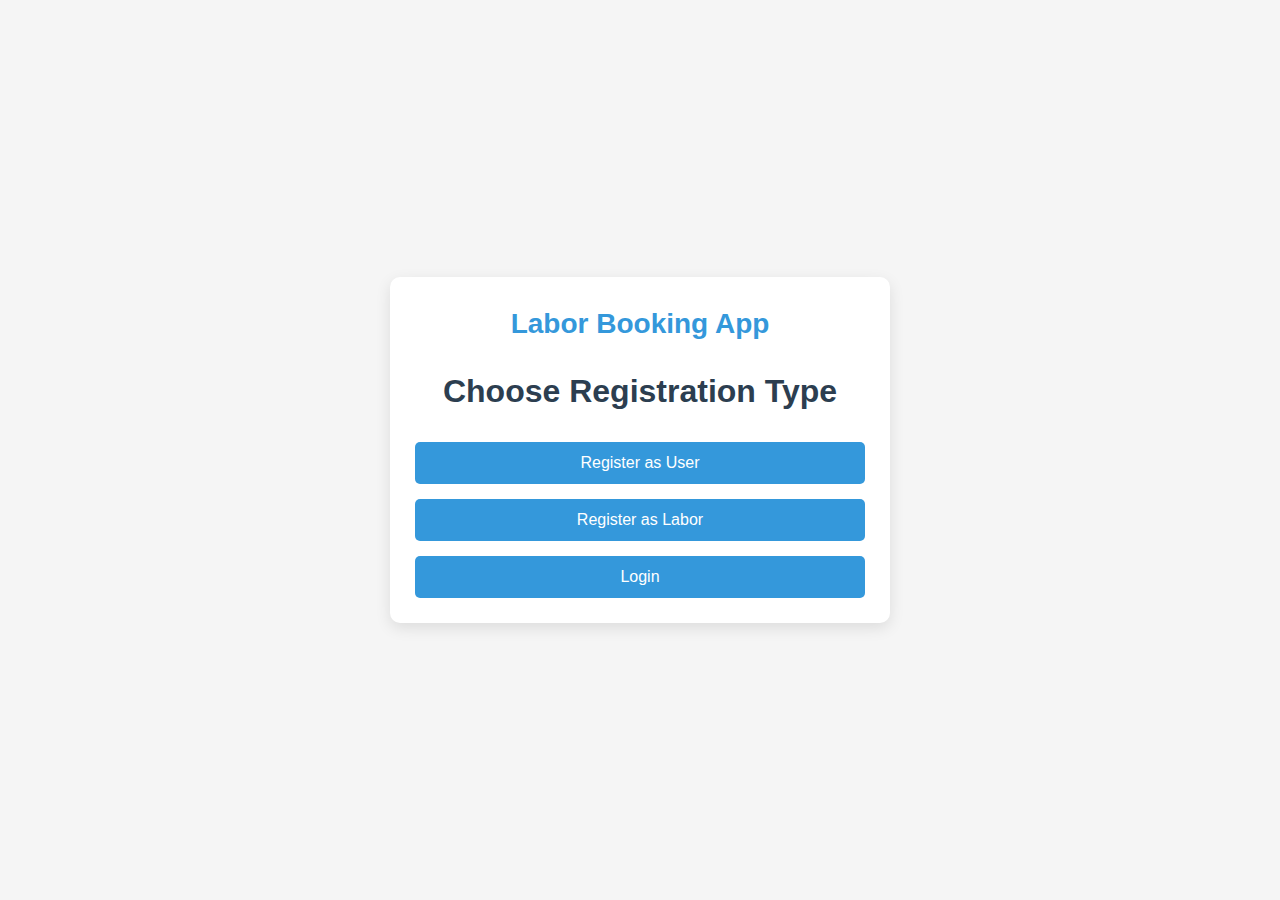
<file: hire-labour-main/login.html>
<!DOCTYPE html>
<html lang="en">
<head>
    <meta charset="UTF-8">
    <meta name="viewport" content="width=device-width, initial-scale=1.0">
    <title>Labor Booking App</title>
    <style>
        * {
            margin: 0;
            padding: 0;
            box-sizing: border-box;
            font-family: 'Segoe UI', Tahoma, Geneva, Verdana, sans-serif;
        }

        body {
            background-color: #f5f5f5;
            color: #333;
            line-height: 1.6;
            min-height: 100vh;
            display: flex;
            flex-direction: column;
            justify-content: center;
        }

        .container {
            width: 90%;
            max-width: 500px;
            margin: 20px auto;
            padding: 25px;
            background-color: #fff;
            border-radius: 10px;
            box-shadow: 0 5px 15px rgba(0, 0, 0, 0.1);
        }

        .page {
            display: none;
        }

        .active {
            display: block;
        }

        h1 {
            text-align: center;
            margin-bottom: 25px;
            color: #2c3e50;
            font-size: clamp(1.5rem, 4vw, 2rem);
        }

        .btn-container {
            display: flex;
            flex-direction: column;
            gap: 15px;
        }

        .btn {
            padding: 12px 15px;
            border: none;
            border-radius: 5px;
            background-color: #3498db;
            color: white;
            font-size: 16px;
            cursor: pointer;
            transition: background-color 0.3s, transform 0.1s;
            width: 100%;
        }

        .btn:hover {
            background-color: #2980b9;
        }
        
        .btn:active {
            transform: scale(0.98);
        }

        .form-group {
            margin-bottom: 20px;
        }

        .form-group label {
            display: block;
            margin-bottom: 5px;
            font-weight: 600;
            font-size: 0.95rem;
        }

        .form-control {
            width: 100%;
            padding: 12px;
            border: 1px solid #ddd;
            border-radius: 5px;
            font-size: 16px;
        }

        .form-control:focus {
            outline: none;
            border-color: #3498db;
            box-shadow: 0 0 0 2px rgba(52, 152, 219, 0.2);
        }

        .file-input {
            margin-top: 8px;
        }

        .error {
            color: #e74c3c;
            font-size: 14px;
            margin-top: 5px;
            display: none;
        }

        .success-message {
            text-align: center;
            color: #27ae60;
            margin-top: 20px;
            font-weight: bold;
            display: none;
        }

        .logo {
            text-align: center;
            margin-bottom: 20px;
            font-size: clamp(1.5rem, 5vw, 28px);
            font-weight: bold;
            color: #3498db;
        }

        .back-link {
            display: block;
            text-align: center;
            margin-top: 20px;
            color: #3498db;
            text-decoration: none;
            font-size: 0.95rem;
        }

        .back-link:hover {
            text-decoration: underline;
        }
        
        .otp-container {
            display: flex;
            gap: 10px;
            margin-bottom: 5px;
        }
        
        .otp-container .form-control {
            flex-grow: 1;
        }
        
        .otp-btn {
            padding: 0 15px;
            background-color: #2ecc71;
            color: white;
            border: none;
            border-radius: 5px;
            cursor: pointer;
            transition: background-color 0.3s, transform 0.1s;
            white-space: nowrap;
            min-width: 90px;
            font-size: 14px;
        }
        
        .otp-btn:hover {
            background-color: #27ae60;
        }

        .otp-btn:active {
            transform: scale(0.98);
        }
        
        .otp-btn:disabled {
            background-color: #95a5a6;
            cursor: not-allowed;
        }

        /* Responsive adjustments */
        @media (max-width: 480px) {
            .container {
                width: 95%;
                padding: 20px 15px;
                margin: 10px auto;
            }
            
            .form-group {
                margin-bottom: 15px;
            }
            
            .form-control, .btn, .otp-btn {
                padding: 10px;
                font-size: 15px;
            }
            
            .otp-container {
                flex-direction: column;
                gap: 5px;
            }
            
            .otp-btn {
                width: 100%;
                margin-bottom: 5px;
            }
        }

        /* Animation for page transitions */
        @keyframes fadeIn {
            from { opacity: 0; transform: translateY(10px); }
            to { opacity: 1; transform: translateY(0); }
        }

        .active {
            animation: fadeIn 0.3s ease-out;
        }
    </style>
</head>
<body>
    <!-- Page 1: Initial Registration Selection -->
    <div class="container page active" id="registration-choice">
        <div class="logo">Labor Booking App</div>
        <h1>Choose Registration Type</h1>
        <div class="btn-container">
            <button class="btn" id="register-user">Register as User</button>
            <button class="btn" id="register-labor">Register as Labor</button>
            <button class="btn" id="go-to-login">Login</button>
        </div>
    </div>

    <!-- Page 2: Labor Registration Form -->
    <div class="container page" id="labor-registration">
        <div class="logo">Labor Booking App</div>
        <h1>Labor Registration</h1>
        <form id="labor-reg-form">
            <div class="form-group">
                <label for="fullName">Full Name</label>
                <input type="text" id="fullName" class="form-control" required>
                <div class="error" id="name-error">Please enter your full name</div>
            </div>
            <div class="form-group">
                <label for="phone">Phone Number</label>
                <input type="tel" id="phone" class="form-control" required>
                <div class="error" id="phone-error">Please enter a valid phone number</div>
            </div>
            <div class="form-group">
                <label for="otp">OTP Verification</label>
                <div class="otp-container">
                    <input type="text" id="otp" class="form-control" required>
                    <button type="button" class="otp-btn" id="labor-otp-btn">Get OTP</button>
                </div>
                <div class="error" id="otp-error">Please enter the OTP sent to your phone</div>
            </div>
            <div class="form-group">
                <label for="email">Email Address</label>
                <input type="email" id="email" class="form-control" required>
                <div class="error" id="email-error">Please enter a valid email address</div>
            </div>
            <div class="form-group">
                <label for="idProof">ID Proof</label>
                <input type="file" id="idProof" class="form-control file-input" required>
                <div class="error" id="id-error">Please upload a valid ID proof</div>
            </div>
            <div class="form-group">
                <label for="experience">Experience (in years)</label>
                <input type="number" id="experience" class="form-control" min="0" required>
                <div class="error" id="exp-error">Please enter your experience</div>
            </div>
            <button type="submit" class="btn" id="register-btn">Register</button>
        </form>
        <a href="./index.html" class="back-link" id="back-to-home-labor">Back to Home</a>
        <div class="success-message" id="reg-success">Registration successful! Redirecting to login...</div>
    </div>

    <!-- Page 3: User Registration Form -->
    <div class="container page" id="user-registration">
        <div class="logo">Labor Booking App</div>
        <h1>User Registration</h1>
        <form id="user-reg-form">
            <div class="form-group">
                <label for="userName">Full Name</label>
                <input type="text" id="userName" class="form-control" required>
                <div class="error" id="user-name-error">Please enter your full name</div>
            </div>
            <div class="form-group">
                <label for="userPhone">Phone Number</label>
                <input type="tel" id="userPhone" class="form-control" required>
                <div class="error" id="user-phone-error">Please enter a valid phone number</div>
            </div>
            <div class="form-group">
                <label for="userOtp">OTP Verification</label>
                <div class="otp-container">
                    <input type="text" id="userOtp" class="form-control" required>
                    <button type="button" class="otp-btn" id="user-otp-btn">Get OTP</button>
                </div> 
                <div class="error" id="user-otp-error">Please enter the OTP sent to your phone</div>
            </div>
            <div class="form-group">
                <label for="userEmail">Email Address</label>
                <input type="email" id="userEmail" class="form-control" required>
                <div class="error" id="user-email-error">Please enter a valid email address</div>
            </div>
            <button type="submit" class="btn" id="user-register-btn">Register</button>
        </form>
        <a href="./index.html" class="back-link" id="back-to-home-user">Back to Home</a>
        <div class="success-message" id="user-reg-success">Registration successful! Redirecting to login...</div>
    </div>

    <!-- Page 4: Login Page -->
    <div class="container page" id="login-page">
        <div class="logo">Labor Booking App</div>
        <h1>Login</h1>
        <form id="login-form">
            <div class="form-group">
                <label for="login-type">Login As</label>
                <select id="login-type" class="form-control" required>
                    <option value="user">User</option>
                    <option value="labor">Labor</option>
                </select>
            </div>
            <div class="form-group">
                <label for="login-phone">Phone Number</label>
                <input type="tel" id="login-phone" class="form-control" required>
                <div class="error" id="login-phone-error">Please enter your phone number</div>
            </div>
            <div class="form-group">
                <label for="login-otp">OTP Verification</label>
                <div class="otp-container">
                    <input type="text" id="login-otp" class="form-control" required>
                    <button type="button" class="otp-btn" id="login-otp-btn">Get OTP</button>
                </div>
                <div class="error" id="login-otp-error">Please enter the OTP sent to your phone</div>
            </div>
            <button type="submit" class="btn" id="login-btn" href="./index.html">Login</button>
        </form>
        <a href="#" class="back-link" id="back-to-register">Don't have an account? Register</a>
        <div class="success-message" id="login-success">Login successful!</div>
    </div>

    <script>
        // DOM Elements
        const registrationChoice = document.getElementById('registration-choice');
        const laborRegistration = document.getElementById('labor-registration');
        const userRegistration = document.getElementById('user-registration');
        const loginPage = document.getElementById('login-page');
        
        const registerUserBtn = document.getElementById('register-user');
        const registerLaborBtn = document.getElementById('register-labor');
        const goToLoginBtn = document.getElementById('go-to-login');
        const backToHomeLaborLink = document.getElementById('back-to-home-labor');
        const backToHomeUserLink = document.getElementById('back-to-home-user');
        const backToRegisterLink = document.getElementById('back-to-register');
        
        const laborRegForm = document.getElementById('labor-reg-form');
        const userRegForm = document.getElementById('user-reg-form');
        const loginForm = document.getElementById('login-form');
        
        const laborOtpBtn = document.getElementById('labor-otp-btn');
        const userOtpBtn = document.getElementById('user-otp-btn');
        const loginOtpBtn = document.getElementById('login-otp-btn');
        
        const regSuccess = document.getElementById('reg-success');
        const userRegSuccess = document.getElementById('user-reg-success');
        const loginSuccess = document.getElementById('login-success');
        
        // In-memory storage for user data
        let laborData = null;
        let userData = null;
        let otpStore = {};
        
        // Show a specific page and hide others
        function showPage(pageId) {
            // Hide all pages
            document.querySelectorAll('.page').forEach(page => {
                page.classList.remove('active');
            });
            
            // Show the requested page
            document.getElementById(pageId).classList.add('active');
            
            // Scroll to top when changing pages
            window.scrollTo(0, 0);
        }
        
        // Generate a random 6-digit OTP
        function generateOTP() {
            return Math.floor(100000 + Math.random() * 900000).toString();
        }
        
        // Store OTP for a phone number
        function storeOTP(phone) {
            const otp = generateOTP();
            otpStore[phone] = otp;
            return otp;
        }
        
        // Verify OTP
        function verifyOTP(phone, otp) {
            return otpStore[phone] === otp;
        }
        
        // Validate phone number
        function isValidPhone(phone) {
            return /^\d{10}$/.test(phone);
        }
        
        // Validate email
        function isValidEmail(email) {
            return /^[^\s@]+@[^\s@]+\.[^\s@]+$/.test(email);
        }

        // Reset form errors
        function resetFormErrors(formId) {
            const errors = document.querySelectorAll(`#${formId} .error`);
            errors.forEach(error => {
                error.style.display = 'none';
            });
        }

        // Event Listeners for Navigation
        registerUserBtn.addEventListener('click', () => {
            showPage('user-registration');
            resetFormErrors('user-reg-form');
        });

        registerLaborBtn.addEventListener('click', () => {
            showPage('labor-registration');
            resetFormErrors('labor-reg-form');
        });
        
        goToLoginBtn.addEventListener('click', () => {
            showPage('login-page');
            resetFormErrors('login-form');
        });

        backToHomeLaborLink.addEventListener('click', (e) => {
            e.preventDefault();
            showPage('registration-choice');
        });
        
        backToHomeUserLink.addEventListener('click', (e) => {
            e.preventDefault();
            showPage('registration-choice');
        });

        backToRegisterLink.addEventListener('click', (e) => {
            e.preventDefault();
            showPage('registration-choice');
        });
        
        // OTP Button Event Listeners with Mobile-friendly improvements
        laborOtpBtn.addEventListener('click', () => {
            const phone = document.getElementById('phone').value.trim();
            if (!isValidPhone(phone)) {
                document.getElementById('phone-error').style.display = 'block';
                document.getElementById('phone').focus();
                return;
            }
            
            const otp = storeOTP(phone);
            alert(`Your OTP is: ${otp}`);
            
            // Disable button for 30 seconds
            laborOtpBtn.disabled = true;
            let seconds = 30;
            laborOtpBtn.textContent = `${seconds}s`;
            
            const interval = setInterval(() => {
                seconds--;
                laborOtpBtn.textContent = `${seconds}s`;
                if (seconds <= 0) {
                    clearInterval(interval);
                    laborOtpBtn.disabled = false;
                    laborOtpBtn.textContent = 'Get OTP';
                }
            }, 1000);
            
            // Focus on OTP input field
            document.getElementById('otp').focus();
        });
        
        userOtpBtn.addEventListener('click', () => {
            const phone = document.getElementById('userPhone').value.trim();
            if (!isValidPhone(phone)) {
                document.getElementById('user-phone-error').style.display = 'block';
                document.getElementById('userPhone').focus();
                return;
            }
            
            const otp = storeOTP(phone);
            alert(`Your OTP is: ${otp}`);
            
            // Disable button for 30 seconds
            userOtpBtn.disabled = true;
            let seconds = 30;
            userOtpBtn.textContent = `${seconds}s`;
            
            const interval = setInterval(() => {
                seconds--;
                userOtpBtn.textContent = `${seconds}s`;
                if (seconds <= 0) {
                    clearInterval(interval);
                    userOtpBtn.disabled = false;
                    userOtpBtn.textContent = 'Get OTP';
                }
            }, 1000);
            
            // Focus on OTP input field
            document.getElementById('userOtp').focus();
        });
        
        loginOtpBtn.addEventListener('click', () => {
            const phone = document.getElementById('login-phone').value.trim();
            if (!isValidPhone(phone)) {
                document.getElementById('login-phone-error').style.display = 'block';
                document.getElementById('login-phone').focus();
                return;
            }
            
            const otp = storeOTP(phone);
            alert(`Your OTP is: ${otp}`);
            
            // Disable button for 30 seconds
            loginOtpBtn.disabled = true;
            let seconds = 30;
            loginOtpBtn.textContent = `${seconds}s`;
            
            const interval = setInterval(() => {
                seconds--;
                loginOtpBtn.textContent = `${seconds}s`;
                if (seconds <= 0) {
                    clearInterval(interval);
                    loginOtpBtn.disabled = false;
                    loginOtpBtn.textContent = 'Get OTP';
                }
            }, 1000);
            
            // Focus on OTP input field
            document.getElementById('login-otp').focus();
        });

        // Labor Registration Form Submission
        laborRegForm.addEventListener('submit', (e) => {
            e.preventDefault();
            resetFormErrors('labor-reg-form');
            
            // Get form values
            const fullName = document.getElementById('fullName').value.trim();
            const phone = document.getElementById('phone').value.trim();
            const email = document.getElementById('email').value.trim();
            const otp = document.getElementById('otp').value.trim();
            const idProof = document.getElementById('idProof').value;
            const experience = document.getElementById('experience').value;
            
            // Basic form validation
            let isValid = true;
            
            if (!fullName) {
                document.getElementById('name-error').style.display = 'block';
                isValid = false;
            }
            
            if (!isValidPhone(phone)) {
                document.getElementById('phone-error').style.display = 'block';
                isValid = false;
            }
            
            if (!otp) {
                document.getElementById('otp-error').style.display = 'block';
                isValid = false;
            } else if (!verifyOTP(phone, otp)) {
                document.getElementById('otp-error').style.display = 'block';
                document.getElementById('otp-error').textContent = 'Invalid OTP';
                isValid = false;
            }
            
            if (!isValidEmail(email)) {
                document.getElementById('email-error').style.display = 'block';
                isValid = false;
            }
            
            if (!idProof) {
                document.getElementById('id-error').style.display = 'block';
                isValid = false;
            }
            
            if (experience === '') {
                document.getElementById('exp-error').style.display = 'block';
                isValid = false;
            }
            
            if (isValid) {
                // Save labor data
                laborData = {
                    fullName,
                    phone,
                    email,
                    experience,
                    type: 'labor'
                };
                
                // Show success message and redirect to login
                regSuccess.style.display = 'block';
                
                setTimeout(() => {
                    showPage('login-page');
                    
                    // Auto-fill the login form
                    document.getElementById('login-type').value = 'labor';
                    document.getElementById('login-phone').value = phone;
                    document.getElementById('login-otp').focus();
                }, 2000);
            }
        });
        
        // User Registration Form Submission
        userRegForm.addEventListener('submit', (e) => {
            e.preventDefault();
            resetFormErrors('user-reg-form');
            
            // Get form values
            const userName = document.getElementById('userName').value.trim();
            const userPhone = document.getElementById('userPhone').value.trim();
            const userEmail = document.getElementById('userEmail').value.trim();
            const userOtp = document.getElementById('userOtp').value.trim();
            
            // Basic form validation
            let isValid = true;
            
            if (!userName) {
                document.getElementById('user-name-error').style.display = 'block';
                isValid = false;
            }
            
            if (!isValidPhone(userPhone)) {
                document.getElementById('user-phone-error').style.display = 'block';
                isValid = false;
            }
            
            if (!userOtp) {
                document.getElementById('user-otp-error').style.display = 'block';
                isValid = false;
            } else if (!verifyOTP(userPhone, userOtp)) {
                document.getElementById('user-otp-error').style.display = 'block';
                document.getElementById('user-otp-error').textContent = 'Invalid OTP';
                isValid = false;
            }
            
            if (!isValidEmail(userEmail)) {
                document.getElementById('user-email-error').style.display = 'block';
                isValid = false;
            }
            
            if (isValid) {
                // Save user data
                userData = {
                    fullName: userName,
                    phone: userPhone,
                    email: userEmail,
                    type: 'user'
                };
                
                // Show success message and redirect to login
                userRegSuccess.style.display = 'block';
                
                setTimeout(() => {
                    showPage('login-page');
                    
                    // Auto-fill the login form
                    document.getElementById('login-type').value = 'user';
                    document.getElementById('login-phone').value = userPhone;
                    document.getElementById('login-otp').focus();
                }, 2000);
            }
        });

        // Login Form Submission
       loginForm.addEventListener('submit', (e) => {
    e.preventDefault();
    resetFormErrors('login-form');
    
    const loginType = document.getElementById('login-type').value;
    const loginPhone = document.getElementById('login-phone').value.trim();
    const loginOtp = document.getElementById('login-otp').value.trim();
    
    // Basic validation
    let isValid = true;
    
    if (!isValidPhone(loginPhone)) {
        document.getElementById('login-phone-error').style.display = 'block';
        isValid = false;
    }
    
    if (!loginOtp) {
        document.getElementById('login-otp-error').style.display = 'block';
        isValid = false;
    } else if (!verifyOTP(loginPhone, loginOtp)) {
        document.getElementById('login-otp-error').style.display = 'block';
        document.getElementById('login-otp-error').textContent = 'Invalid OTP';
        isValid = false;
    }
    
    if (isValid) {
        let loginSuccess = false;
        
        if (loginType === 'labor' && laborData && laborData.phone === loginPhone) {
            loginSuccess = true;
            // Store labor data in localStorage
            localStorage.setItem('userType', 'labor');
            localStorage.setItem('laborName', laborData.fullName);
            localStorage.setItem('laborPhone', laborData.phone);
        } else if (loginType === 'user' && userData && userData.phone === loginPhone) {
            loginSuccess = true;
            // Store user data in localStorage
            localStorage.setItem('userType', 'user');
            localStorage.setItem('userName', userData.fullName);
            localStorage.setItem('userPhone', userData.phone);
        }
        
        if (loginSuccess) {
            // Login successful
            document.getElementById('login-success').style.display = 'block';
            
            // Different redirects based on login type
            setTimeout(() => {
                alert(`Login successful as ${loginType}! Redirecting to ${loginType} dashboard`);
                
                // Redirect to different pages based on login type
                if (loginType === 'labor') {
                    window.location.href = "./labour/labour_dashboard.html";
                } else {
                    window.location.href = "./user/user_dashboard.html";
                }
            }, 1000);
        } else {
            alert('Invalid credentials or user not registered. Please try again.');
        }
    }
});
        
        // Add input validation on blur
        document.getElementById('fullName').addEventListener('blur', function() {
            if (!this.value.trim()) {
                document.getElementById('name-error').style.display = 'block';
            } else {
                document.getElementById('name-error').style.display = 'none';
            }
        });
        
        document.getElementById('phone').addEventListener('blur', function() {
            if (!isValidPhone(this.value.trim())) {
                document.getElementById('phone-error').style.display = 'block';
            } else {
                document.getElementById('phone-error').style.display = 'none';
            }
        });
        
        document.getElementById('email').addEventListener('blur', function() {
            if (!isValidEmail(this.value.trim())) {
                document.getElementById('email-error').style.display = 'block';
            } else {
                document.getElementById('email-error').style.display = 'none';
            }
        });
        
        document.getElementById('userName').addEventListener('blur', function() {
            if (!this.value.trim()) {
                document.getElementById('user-name-error').style.display = 'block';
            } else {
                document.getElementById('user-name-error').style.display = 'none';
            }
        });
        
        document.getElementById('userPhone').addEventListener('blur', function() {
            if (!isValidPhone(this.value.trim())) {
                document.getElementById('user-phone-error').style.display = 'block';
            } else {
                document.getElementById('user-phone-error').style.display = 'none';
            }
        });
        
        document.getElementById('userEmail').addEventListener('blur', function() {
            if (!isValidEmail(this.value.trim())) {
                document.getElementById('user-email-error').style.display = 'block';
            } else {
                document.getElementById('user-email-error').style.display = 'none';
            }
        });
        
        document.getElementById('login-phone').addEventListener('blur', function() {
            if (!isValidPhone(this.value.trim())) {
                document.getElementById('login-phone-error').style.display = 'block';
            } else {
                document.getElementById('login-phone-error').style.display = 'none';
            }
        });
        
        // Add automatic OTP format validation
        const otpInputs = document.querySelectorAll('#otp, #userOtp, #login-otp');
        otpInputs.forEach(input => {
            input.addEventListener('input', function() {
                this.value = this.value.replace(/[^0-9]/g, '').substring(0, 6);
            });
        });
        
        // Format phone numbers as user types
        const phoneInputs = document.querySelectorAll('#phone, #userPhone, #login-phone');
        phoneInputs.forEach(input => {
            input.addEventListener('input', function() {
                this.value = this.value.replace(/[^0-9]/g, '').substring(0, 10);
            });
        });
    </script>
</body>
</html>
</file>
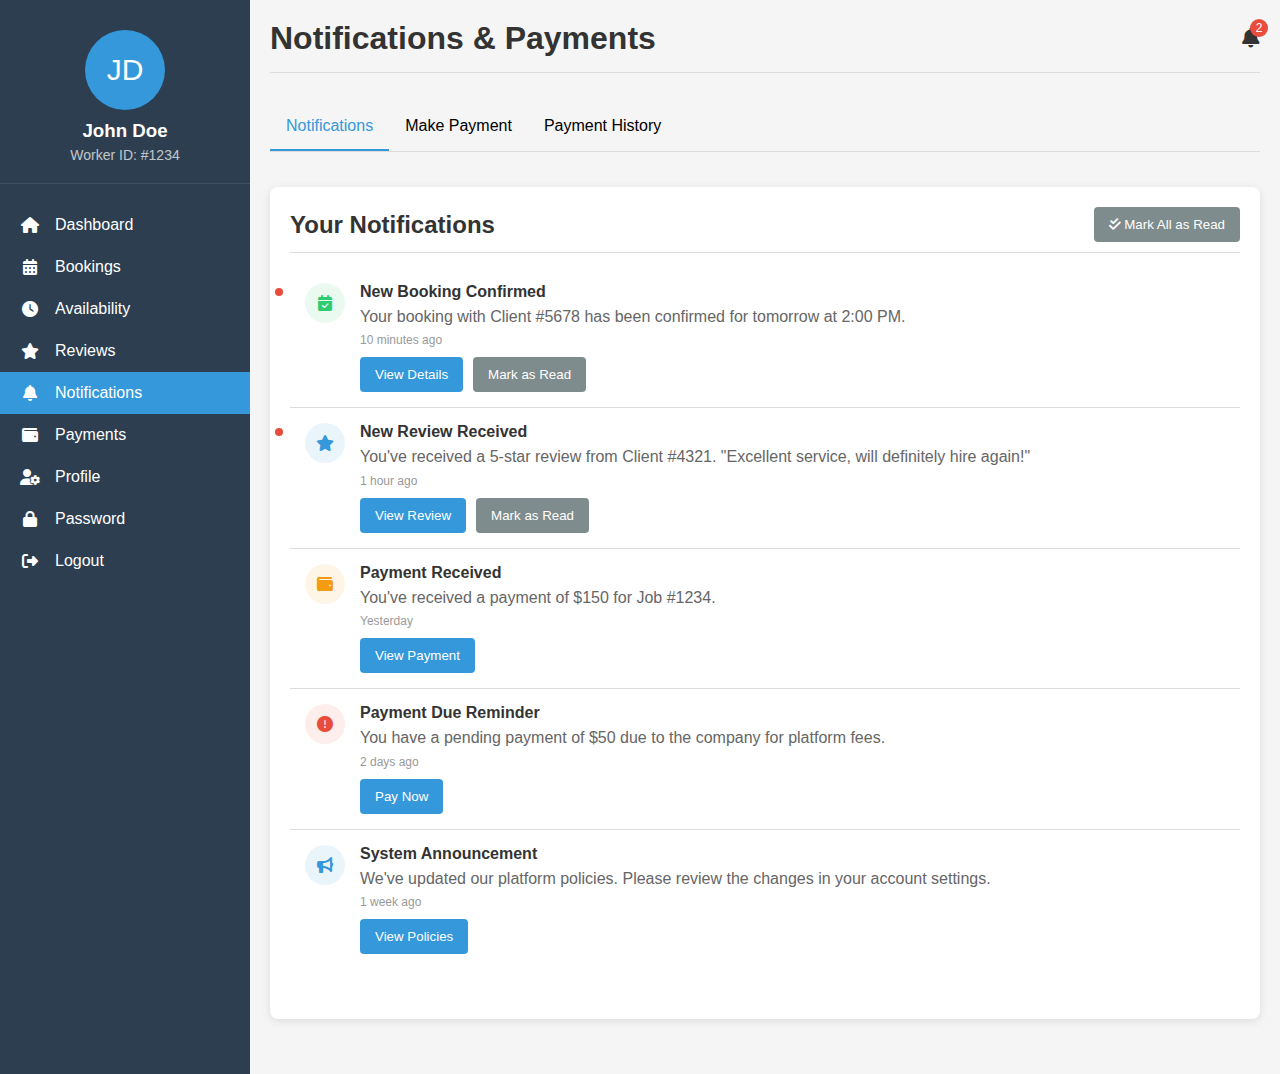
<file: labour/notication_payment.html>
<!DOCTYPE html>
<html lang="en">
<head>
    <meta charset="UTF-8">
    <meta name="viewport" content="width=device-width, initial-scale=1.0">
    <title>Worker Dashboard - Notifications</title>
    <link rel="stylesheet" href="https://cdnjs.cloudflare.com/ajax/libs/font-awesome/6.4.0/css/all.min.css">
    <style>
        :root {
            --primary-color: #3498db;
            --secondary-color: #2980b9;
            --accent-color: #e74c3c;
            --light-bg: #f5f5f5;
            --dark-text: #333;
            --light-text: #fff;
            --border-color: #ddd;
        }
        
        * {
            margin: 0;
            padding: 0;
            box-sizing: border-box;
            font-family: 'Segoe UI', Tahoma, Geneva, Verdana, sans-serif;
        }
        
        body {
            background-color: var(--light-bg);
            color: var(--dark-text);
        }
        
        .container {
            display: flex;
            min-height: 100vh;
        }
        
        /* Sidebar Styles */
        .sidebar {
            width: 250px;
            background-color: #2c3e50;
            color: var(--light-text);
            padding: 20px 0;
            transition: all 0.3s;
        }
        
        .sidebar-header {
            padding: 0 20px 20px;
            border-bottom: 1px solid rgba(255, 255, 255, 0.1);
            text-align: center;
        }
        
        .sidebar-header h3 {
            margin-bottom: 5px;
        }
        
        .sidebar-header p {
            font-size: 14px;
            opacity: 0.7;
        }
        
        .profile-pic {
            width: 80px;
            height: 80px;
            border-radius: 50%;
            margin: 10px auto;
            display: block;
            background-color: #3498db;
            text-align: center;
            line-height: 80px;
            font-size: 30px;
        }
        
        .menu-items {
            padding: 20px 0;
        }
        
        .menu-item {
            padding: 12px 20px;
            display: flex;
            align-items: center;
            cursor: pointer;
            transition: all 0.3s;
            text-decoration: none;
            color: var(--light-text);
        }
        
        .menu-item:hover {
            background-color: rgba(255, 255, 255, 0.1);
        }
        
        .menu-item.active {
            background-color: var(--primary-color);
        }
        
        .menu-item i {
            margin-right: 15px;
            width: 20px;
            text-align: center;
        }
        
        /* Main Content Styles */
        .main-content {
            flex: 1;
            padding: 20px;
            overflow-y: auto;
        }
        
        .header {
            display: flex;
            justify-content: space-between;
            align-items: center;
            margin-bottom: 30px;
            padding-bottom: 15px;
            border-bottom: 1px solid var(--border-color);
        }
        
        .notification-bell {
            position: relative;
            font-size: 20px;
            cursor: pointer;
        }
        
        .notification-count {
            position: absolute;
            top: -8px;
            right: -8px;
            background-color: var(--accent-color);
            color: white;
            border-radius: 50%;
            width: 18px;
            height: 18px;
            font-size: 12px;
            display: flex;
            justify-content: center;
            align-items: center;
        }
        
        /* Card Styles */
        .card {
            background-color: white;
            border-radius: 8px;
            box-shadow: 0 2px 10px rgba(0, 0, 0, 0.1);
            padding: 20px;
            margin-bottom: 20px;
            transition: transform 0.3s;
        }
        
        .card:hover {
            transform: translateY(-5px);
        }
        
        .card-header {
            display: flex;
            justify-content: space-between;
            align-items: center;
            margin-bottom: 15px;
            padding-bottom: 10px;
            border-bottom: 1px solid var(--border-color);
        }
        
        /* Button Styles */
        .btn {
            padding: 10px 15px;
            border: none;
            border-radius: 4px;
            cursor: pointer;
            font-weight: 500;
            transition: all 0.3s;
        }
        
        .btn-primary {
            background-color: var(--primary-color);
            color: white;
        }
        
        .btn-primary:hover {
            background-color: var(--secondary-color);
        }
        
        .btn-secondary {
            background-color: #7f8c8d;
            color: white;
        }
        
        .btn-secondary:hover {
            background-color: #95a5a6;
        }
        
        .btn-danger {
            background-color: var(--accent-color);
            color: white;
        }
        
        .btn-danger:hover {
            background-color: #c0392b;
        }
        
        /* Badge Styles */
        .badge {
            display: inline-block;
            padding: 5px 10px;
            border-radius: 4px;
            font-size: 12px;
            font-weight: 500;
        }
        
        .badge-info {
            background-color: #3498db;
            color: white;
        }
        
        .badge-success {
            background-color: #2ecc71;
            color: white;
        }
        
        .badge-warning {
            background-color: #f39c12;
            color: white;
        }
        
        .badge-danger {
            background-color: #e74c3c;
            color: white;
        }
        
        /* Notification Styles */
        .notification-list {
            margin-bottom: 30px;
        }
        
        .notification-item {
            display: flex;
            padding: 15px;
            border-bottom: 1px solid var(--border-color);
            transition: background-color 0.3s;
        }
        
        .notification-item:hover {
            background-color: #f8f9fa;
        }
        
        .notification-item:last-child {
            border-bottom: none;
        }
        
        .notification-icon {
            width: 40px;
            height: 40px;
            border-radius: 50%;
            background-color: #f1f1f1;
            display: flex;
            justify-content: center;
            align-items: center;
            margin-right: 15px;
            flex-shrink: 0;
        }
        
        .notification-icon.primary {
            background-color: rgba(52, 152, 219, 0.1);
            color: #3498db;
        }
        
        .notification-icon.success {
            background-color: rgba(46, 204, 113, 0.1);
            color: #2ecc71;
        }
        
        .notification-icon.warning {
            background-color: rgba(243, 156, 18, 0.1);
            color: #f39c12;
        }
        
        .notification-icon.danger {
            background-color: rgba(231, 76, 60, 0.1);
            color: #e74c3c;
        }
        
        .notification-content {
            flex: 1;
        }
        
        .notification-title {
            font-weight: 600;
            margin-bottom: 5px;
        }
        
        .notification-message {
            color: #666;
            margin-bottom: 5px;
            line-height: 1.4;
        }
        
        .notification-time {
            font-size: 12px;
            color: #999;
        }
        
        .notification-actions {
            display: flex;
            gap: 10px;
            margin-top: 10px;
        }
        
        .unread {
            position: relative;
        }
        
        .unread::before {
            content: "";
            position: absolute;
            left: -15px;
            top: 20px;
            width: 8px;
            height: 8px;
            border-radius: 50%;
            background-color: var(--accent-color);
        }
        
        /* Payment Section Styles */
        .payment-section {
            background-color: white;
            border-radius: 8px;
            box-shadow: 0 2px 10px rgba(0, 0, 0, 0.1);
            padding: 20px;
            margin-top: 30px;
        }
        
        .payment-header {
            display: flex;
            justify-content: space-between;
            align-items: center;
            margin-bottom: 15px;
            padding-bottom: 10px;
            border-bottom: 1px solid var(--border-color);
        }
        
        .payment-form {
            display: grid;
            grid-template-columns: 1fr 1fr;
            gap: 15px;
        }
        
        .form-group {
            margin-bottom: 15px;
        }
        
        .form-group label {
            display: block;
            margin-bottom: 8px;
            font-weight: 500;
        }
        
        .form-group input,
        .form-group select {
            width: 100%;
            padding: 10px;
            border: 1px solid var(--border-color);
            border-radius: 4px;
            font-size: 14px;
        }
        
        .payment-form-row {
            grid-column: span 2;
        }
        
        .history-item {
            display: flex;
            justify-content: space-between;
            padding: 12px 0;
            border-bottom: 1px solid var(--border-color);
        }
        
        .history-item:last-child {
            border-bottom: none;
        }
        
        .history-item-details {
            display: flex;
            flex-direction: column;
        }
        
        .history-item-title {
            font-weight: 600;
            margin-bottom: 4px;
        }
        
        .history-item-date {
            font-size: 12px;
            color: #777;
        }
        
        .history-item-amount {
            font-weight: 600;
            color: var(--secondary-color);
        }
        
        /* Modal Styles */
        .modal {
            display: none;
            position: fixed;
            z-index: 1000;
            left: 0;
            top: 0;
            width: 100%;
            height: 100%;
            overflow: auto;
            background-color: rgba(0, 0, 0, 0.5);
        }
        
        .modal-content {
            background-color: white;
            margin: 10% auto;
            padding: 30px;
            border-radius: 8px;
            box-shadow: 0 4px 20px rgba(0, 0, 0, 0.2);
            width: 50%;
            max-width: 600px;
            position: relative;
        }
        
        .close-modal {
            position: absolute;
            top: 15px;
            right: 20px;
            font-size: 24px;
            cursor: pointer;
            color: #777;
        }
        
        .close-modal:hover {
            color: #333;
        }
        
        .tab {
            overflow: hidden;
            border-bottom: 1px solid var(--border-color);
            margin-bottom: 20px;
        }
        
        .tab button {
            background-color: inherit;
            float: left;
            border: none;
            outline: none;
            cursor: pointer;
            padding: 14px 16px;
            transition: 0.3s;
            font-size: 16px;
            font-weight: 500;
        }
        
        .tab button:hover {
            background-color: #f5f5f5;
        }
        
        .tab button.active {
            border-bottom: 2px solid var(--primary-color);
            color: var(--primary-color);
        }
        
        .tabcontent {
            display: none;
            padding: 15px 0;
        }
        
        .active-tab {
            display: block;
        }
        
        /* Mobile Responsive */
        @media (max-width: 992px) {
            .container {
                flex-direction: column;
            }
            
            .sidebar {
                width: 100%;
                padding: 10px;
            }
            
            .sidebar-header {
                display: flex;
                align-items: center;
                justify-content: space-between;
                padding: 10px 20px;
            }
            
            .profile-pic {
                width: 50px;
                height: 50px;
                line-height: 50px;
                font-size: 20px;
                margin: 0;
            }
            
            .menu-items {
                display: flex;
                overflow-x: auto;
                padding: 10px 0;
            }
            
            .menu-item {
                white-space: nowrap;
                padding: 10px 15px;
            }
            
            .payment-form {
                grid-template-columns: 1fr;
            }
            
            .payment-form-row {
                grid-column: span 1;
            }
            
            .modal-content {
                width: 90%;
            }
        }
    </style>
</head>
<body>
    <div class="container">
        <!-- Sidebar -->
        <div class="sidebar">
            <div class="sidebar-header">
                <div>
                    <div class="profile-pic">JD</div>
                    <h3>John Doe</h3>
                    <p>Worker ID: #1234</p>
                </div>
            </div>
            <div class="menu-items">
                <a href="labour_dashboard.html" class="menu-item">
                    <i class="fas fa-home"></i> Dashboard
                </a>
                <a href="#" class="menu-item">
                    <i class="fas fa-calendar-alt"></i> Bookings
                </a>
                <a href="#" class="menu-item">
                    <i class="fas fa-clock"></i> Availability
                </a>
                <a href="#" class="menu-item">
                    <i class="fas fa-star"></i> Reviews
                </a>
                <a href="notifications.html" class="menu-item active">
                    <i class="fas fa-bell"></i> Notifications
                </a>
                <a href="#" class="menu-item">
                    <i class="fas fa-wallet"></i> Payments
                </a>
                <a href="profile_settings.html" class="menu-item">
                    <i class="fas fa-user-cog"></i> Profile
                </a>
                <a href="change_password.html" class="menu-item">
                    <i class="fas fa-lock"></i> Password
                </a>
                <a href="/login.html" class="menu-item">
                    <i class="fas fa-sign-out-alt"></i> Logout
                </a>
            </div>
        </div>
        
        <!-- Main Content -->
        <div class="main-content">
            <div class="header">
                <h1>Notifications & Payments</h1>
                <div class="notification-bell">
                    <i class="fas fa-bell"></i>
                    <span class="notification-count">5</span>
                </div>
            </div>

            <!-- Tab Navigation -->
            <div class="tab">
                <button class="tablinks active" onclick="openTab(event, 'notifications')">Notifications</button>
                <button class="tablinks" onclick="openTab(event, 'payments')">Make Payment</button>
                <button class="tablinks" onclick="openTab(event, 'history')">Payment History</button>
            </div>
            
            <!-- Notifications Tab Content -->
            <div id="notifications" class="tabcontent active-tab">
                <div class="card">
                    <div class="card-header">
                        <h2>Your Notifications</h2>
                        <div>
                            <button class="btn btn-secondary" onclick="markAllAsRead()">
                                <i class="fas fa-check-double"></i> Mark All as Read
                            </button>
                        </div>
                    </div>
                    
                    <div class="notification-list">
                        <!-- Unread Notification Item -->
                        <div class="notification-item unread">
                            <div class="notification-icon success">
                                <i class="fas fa-calendar-check"></i>
                            </div>
                            <div class="notification-content">
                                <h4 class="notification-title">New Booking Confirmed</h4>
                                <p class="notification-message">Your booking with Client #5678 has been confirmed for tomorrow at 2:00 PM.</p>
                                <p class="notification-time">10 minutes ago</p>
                                <div class="notification-actions">
                                    <button class="btn btn-primary btn-sm" onclick="viewBookingDetails()">View Details</button>
                                    <button class="btn btn-secondary btn-sm" onclick="markAsRead(this)">Mark as Read</button>
                                </div>
                            </div>
                        </div>
                        
                        <!-- Unread Notification Item -->
                        <div class="notification-item unread">
                            <div class="notification-icon primary">
                                <i class="fas fa-star"></i>
                            </div>
                            <div class="notification-content">
                                <h4 class="notification-title">New Review Received</h4>
                                <p class="notification-message">You've received a 5-star review from Client #4321. "Excellent service, will definitely hire again!"</p>
                                <p class="notification-time">1 hour ago</p>
                                <div class="notification-actions">
                                    <button class="btn btn-primary btn-sm" onclick="viewReview()">View Review</button>
                                    <button class="btn btn-secondary btn-sm" onclick="markAsRead(this)">Mark as Read</button>
                                </div>
                            </div>
                        </div>
                        
                        <!-- Read Notification Item -->
                        <div class="notification-item">
                            <div class="notification-icon warning">
                                <i class="fas fa-wallet"></i>
                            </div>
                            <div class="notification-content">
                                <h4 class="notification-title">Payment Received</h4>
                                <p class="notification-message">You've received a payment of $150 for Job #1234.</p>
                                <p class="notification-time">Yesterday</p>
                                <div class="notification-actions">
                                    <button class="btn btn-primary btn-sm" onclick="viewPayment()">View Payment</button>
                                </div>
                            </div>
                        </div>
                        
                        <!-- Read Notification Item -->
                        <div class="notification-item">
                            <div class="notification-icon danger">
                                <i class="fas fa-exclamation-circle"></i>
                            </div>
                            <div class="notification-content">
                                <h4 class="notification-title">Payment Due Reminder</h4>
                                <p class="notification-message">You have a pending payment of $50 due to the company for platform fees.</p>
                                <p class="notification-time">2 days ago</p>
                                <div class="notification-actions">
                                    <button class="btn btn-primary btn-sm" onclick="payNow()">Pay Now</button>
                                </div>
                            </div>
                        </div>
                        
                        <!-- Read Notification Item -->
                        <div class="notification-item">
                            <div class="notification-icon primary">
                                <i class="fas fa-bullhorn"></i>
                            </div>
                            <div class="notification-content">
                                <h4 class="notification-title">System Announcement</h4>
                                <p class="notification-message">We've updated our platform policies. Please review the changes in your account settings.</p>
                                <p class="notification-time">1 week ago</p>
                                <div class="notification-actions">
                                    <button class="btn btn-primary btn-sm" onclick="viewPolicies()">View Policies</button>
                                </div>
                            </div>
                        </div>
                    </div>
                </div>
            </div>
            
            <!-- Payments Tab Content -->
            <div id="payments" class="tabcontent">
                <div class="card">
                    <div class="card-header">
                        <h2>Pay to Company</h2>
                    </div>
                    
                    <div class="payment-form">
                        <div class="form-group">
                            <label for="payment-amount">Amount ($)</label>
                            <input type="number" id="payment-amount" min="1" step="0.01" placeholder="Enter amount">
                        </div>
                        
                        <div class="form-group">
                            <label for="payment-type">Payment Type</label>
                            <select id="payment-type">
                                <option value="platform-fee">Platform Fee</option>
                                <option value="subscription">Subscription</option>
                                <option value="service-charge">Service Charge</option>
                                <option value="other">Other</option>
                            </select>
                        </div>
                        
                        <div class="form-group payment-form-row">
                            <label for="payment-description">Description</label>
                            <input type="text" id="payment-description" placeholder="Payment description">
                        </div>
                        
                        <div class="form-group">
                            <label for="payment-method">Payment Method</label>
                            <select id="payment-method">
                                <option value="credit-card">Credit Card</option>
                                <option value="debit-card">Debit Card</option>
                                <option value="bank-transfer">Bank Transfer</option>
                                <option value="paypal">PayPal</option>
                            </select>
                        </div>
                        
                        <div class="form-group">
                            <label for="payment-date">Payment Date</label>
                            <input type="date" id="payment-date">
                        </div>
                        
                        <div class="form-group payment-form-row">
                            <button class="btn btn-primary" onclick="processPayment()">Process Payment</button>
                        </div>
                    </div>
                </div>
                
                <!-- Credit Card Payment Form (Initially Hidden) -->
                <div id="credit-card-form" class="card" style="display: none;">
                    <div class="card-header">
                        <h2>Credit Card Details</h2>
                    </div>
                    
                    <div class="payment-form">
                        <div class="form-group">
                            <label for="card-number">Card Number</label>
                            <input type="text" id="card-number" placeholder="XXXX XXXX XXXX XXXX">
                        </div>
                        
                        <div class="form-group">
                            <label for="card-name">Cardholder Name</label>
                            <input type="text" id="card-name" placeholder="Name on card">
                        </div>
                        
                        <div class="form-group">
                            <label for="expiry-date">Expiry Date</label>
                            <input type="text" id="expiry-date" placeholder="MM/YY">
                        </div>
                        
                        <div class="form-group">
                            <label for="cvv">CVV</label>
                            <input type="text" id="cvv" placeholder="XXX">
                        </div>
                        
                        <div class="form-group payment-form-row">
                            <button class="btn btn-primary" onclick="confirmPayment()">Confirm Payment</button>
                        </div>
                    </div>
                </div>
            </div>
            
            <!-- Payment History Tab Content -->
            <div id="history" class="tabcontent">
                <div class="card">
                    <div class="card-header">
                        <h2>Payment History</h2>
                        <div>
                            <button class="btn btn-secondary" onclick="downloadPaymentHistory()">
                                <i class="fas fa-download"></i> Download History
                            </button>
                        </div>
                    </div>
                    
                    <div class="history-list">
                        <div class="history-item">
                            <div class="history-item-details">
                                <span class="history-item-title">Platform Fee</span>
                                <span class="history-item-date">May 10, 2025</span>
                            </div>
                            <span class="history-item-amount">$50.00</span>
                        </div>
                        
                        <div class="history-item">
                            <div class="history-item-details">
                                <span class="history-item-title">Monthly Subscription</span>
                                <span class="history-item-date">April 15, 2025</span>
                            </div>
                            <span class="history-item-amount">$29.99</span>
                        </div>
                        
                        <div class="history-item">
                            <div class="history-item-details">
                                <span class="history-item-title">Service Charge</span>
                                <span class="history-item-date">March 22, 2025</span>
                            </div>
                            <span class="history-item-amount">$15.50</span>
                        </div>
                        
                        <div class="history-item">
                            <div class="history-item-details">
                                <span class="history-item-title">Platform Fee</span>
                                <span class="history-item-date">February 18, 2025</span>
                            </div>
                            <span class="history-item-amount">$50.00</span>
                        </div>
                        
                        <div class="history-item">
                            <div class="history-item-details">
                                <span class="history-item-title">Annual Membership</span>
                                <span class="history-item-date">January 05, 2025</span>
                            </div>
                            <span class="history-item-amount">$199.99</span>
                        </div>
                    </div>
                </div>
            </div>
        </div>
    </div>
    
    <!-- Payment Confirmation Modal -->
    <div id="payment-modal" class="modal">
        <div class="modal-content">
            <span class="close-modal" onclick="closeModal('payment-modal')">&times;</span>
            <h2>Payment Confirmation</h2>
            <p>You are about to make a payment of <strong id="modal-amount">$0.00</strong> to the company.</p>
            <p>Payment Method: <span id="modal-method">Credit Card</span></p>
            <p>Payment Description: <span id="modal-description">N/A</span></p>
            <p>Payment Date: <span id="modal-date">Today</span></p>
            
            <div style="margin-top: 20px; display: flex; gap: 10px; justify-content: flex-end;">
                <button class="btn btn-secondary" onclick="closeModal('payment-modal')">Cancel</button>
                <button class="btn btn-primary" onclick="finalizePayment()">Confirm Payment</button>
            </div>
        </div>
    </div>

    <!-- Payment Success Modal -->
    <div id="success-modal" class="modal">
        <div class="modal-content">
            <span class="close-modal" onclick="closeModal('success-modal')">&times;</span>
            <div style="text-align: center; margin-bottom: 20px;">
                <i class="fas fa-check-circle" style="font-size: 60px; color: #2ecc71;"></i>
            </div>
            <h2 style="text-align: center;">Payment Successful!</h2>
            <p style="text-align: center;">Your payment of <strong id="success-amount">$0.00</strong> has been processed successfully.</p>
            <p style="text-align: center;">Transaction ID: <span id="transaction-id">TX123456789</span></p>
            <p style="text-align: center;">A receipt has been sent to your email.</p>
            
            <div style="margin-top: 20px; display: flex; justify-content: center;">
                <button class="btn btn-primary" onclick="closeModal('success-modal')">Close</button>
            </div>
        </div>
    </div>
    
    <script>
        // Tab functionality
        function openTab(evt, tabName) {
            var i, tabcontent, tablinks;
            
            // Hide all tab content
            tabcontent = document.getElementsByClassName("tabcontent");
            for (i = 0; i < tabcontent.length; i++) {
                tabcontent[i].classList.remove("active-tab");
            }
            
            // Remove "active" class from all tab buttons
            tablinks = document.getElementsByClassName("tablinks");
            for (i = 0; i < tablinks.length; i++) {
                tablinks[i].className = tablinks[i].className.replace(" active", "");
            }
            
            // Show the current tab and add "active" class to the button
            document.getElementById(tabName).classList.add("active-tab");
            evt.currentTarget.className += " active";
        }
        
        // Mark notification as read
        function markAsRead(button) {
            const notificationItem = button.closest('.notification-item');
            notificationItem.classList.remove('unread');
            button.remove();
            
            // Update notification count
            updateNotificationCount();
        }
        
        // Mark all notifications as read
        function markAllAsRead() {
            const unreadNotifications = document.querySelectorAll('.notification-item.unread');
            unreadNotifications.forEach(item => {
                item.classList.remove('unread');
                const markAsReadBtn = item.querySelector('.btn-secondary');
                if (markAsReadBtn) markAsReadBtn.remove();
            });
            
            // Update notification count
            updateNotificationCount();
        }
        
        // Update notification count
        function updateNotificationCount() {
            const unreadCount = document.querySelectorAll('.notification-item.unread').length;
            const notificationCount = document.querySelector('.notification-count');
            
            if (unreadCount > 0) {
                notificationCount.textContent = unreadCount;
                notificationCount.style.display = 'flex';
            } else {
                notificationCount.style.display = 'none';
            }
        }
        
        // View booking details
        function viewBookingDetails() {
            // In a real app, this would navigate to the booking details page
            alert('Navigating to booking details...');
        }
        
        // View review
        function viewReview() {
            // In a real app, this would navigate to the reviews page
            alert('Navigating to review details...');
        }
        
        // View payment
        function viewPayment() {
            // In a real app, this would show payment details
            alert('Viewing payment details...');
        }
        
        // View policies
        function viewPolicies() {
            // In a real app, this would navigate to the policies page
            alert('Navigating to policies page...');
        }
        
        // Pay Now - Redirect to payments tab
        function payNow() {
            openTab({currentTarget: document.querySelectorAll('.tablinks')[1]}, 'payments');
            
            // Pre-fill payment form
            document.getElementById('payment-amount').value = '50';
            document.getElementById('payment-type').value = 'platform-fee';
            document.getElementById('payment-description').value = 'Platform fees payment';
        }
        
        // Process payment
        function processPayment() {
            const amount = document.getElementById('payment-amount').value;
            const type = document.getElementById('payment-type').value;
            const description = document.getElementById('payment-description').value;
            const method = document.getElementById('payment-method').value;
            const date = document.getElementById('payment-date').value || new Date().toISOString().split('T')[0];
            
            // Form validation
            if (!amount || isNaN(amount) || parseFloat(amount) <= 0) {
                alert('Please enter a valid amount.');
                return;
            }
            
            if (!description) {
                alert('Please enter a payment description.');
                return;
            }
            
            // Show credit card form if payment method is credit/debit card
            if (method === 'credit-card' || method === 'debit-card') {
                document.getElementById('credit-card-form').style.display = 'block';
                
                // Scroll to credit card form
                document.getElementById('credit-card-form').scrollIntoView({
                    behavior: 'smooth'
                });
            } else {
                // For other payment methods, show confirmation modal directly
                showPaymentModal(amount, method, description, date);
            }
        }
        
        // Confirm payment after entering credit card details
        function confirmPayment() {
            const amount = document.getElementById('payment-amount').value;
            const method = document.getElementById('payment-method').value;
            const description = document.getElementById('payment-description').value;
            const date = document.getElementById('payment-date').value || new Date().toISOString().split('T')[0];
            
            // Credit card validation
            const cardNumber = document.getElementById('card-number').value;
            const cardName = document.getElementById('card-name').value;
            const expiryDate = document.getElementById('expiry-date').value;
            const cvv = document.getElementById('cvv').value;
            
            if (!cardNumber || cardNumber.replace(/\s/g, '').length !== 16) {
                alert('Please enter a valid 16-digit card number.');
                return;
            }
            
            if (!cardName) {
                alert('Please enter the cardholder name.');
                return;
            }
            
            if (!expiryDate || !expiryDate.match(/^\d{2}\/\d{2}$/)) {
                alert('Please enter expiry date in MM/YY format.');
                return;
            }
            
            if (!cvv || cvv.length !== 3 || isNaN(cvv)) {
                alert('Please enter a valid 3-digit CVV code.');
                return;
            }
            
            // Show payment confirmation modal
            showPaymentModal(amount, method, description, date);
        }
        
        // Show payment confirmation modal
        function showPaymentModal(amount, method, description, date) {
            // Format date
            const formattedDate = new Date(date).toLocaleDateString('en-US', {
                year: 'numeric',
                month: 'long',
                day: 'numeric'
            });
            
            // Update modal content
            document.getElementById('modal-amount').textContent = ' + parseFloat(amount).toFixed(2)';
            document.getElementById('modal-method').textContent = method.replace('-', ' ').replace(/\b\w/g, l => l.toUpperCase());
            document.getElementById('modal-description').textContent = description;
            document.getElementById('modal-date').textContent = formattedDate;
            
            // Show modal
            document.getElementById('payment-modal').style.display = 'block';
        }
        
        // Finalize payment
        function finalizePayment() {
            // Close payment confirmation modal
            closeModal('payment-modal');
            
            // Get payment amount for success message
            const amount = document.getElementById('payment-amount').value;
            
            // Generate a random transaction ID
            const transactionId = 'TX' + Math.floor(Math.random() * 1000000000).toString().padStart(9, '0');
            
            // Update success modal content
            document.getElementById('success-amount').textContent = ' + parseFloat(amount).toFixed(2)';
            document.getElementById('transaction-id').textContent = transactionId;
            
            // Show success modal
            document.getElementById('success-modal').style.display = 'block';
            
            // Reset payment form
            document.getElementById('payment-amount').value = '';
            document.getElementById('payment-description').value = '';
            document.getElementById('payment-date').value = '';
            document.getElementById('credit-card-form').style.display = 'none';
            
            if (document.getElementById('card-number')) {
                document.getElementById('card-number').value = '';
                document.getElementById('card-name').value = '';
                document.getElementById('expiry-date').value = '';
                document.getElementById('cvv').value = '';
            }
            
            // Add payment to history (in a real app, this would be done via API)
            addPaymentToHistory(amount, document.getElementById('payment-type').value, new Date());
        }
        
        // Add payment to history
        function addPaymentToHistory(amount, type, date) {
            const historyList = document.querySelector('.history-list');
            
            // Format payment type
            const formattedType = type.split('-').map(word => word.charAt(0).toUpperCase() + word.slice(1)).join(' ');
            
            // Format date
            const formattedDate = date.toLocaleDateString('en-US', {
                year: 'numeric',
                month: 'long',
                day: 'numeric'
            });
            
            // Create new history item
            const historyItem = document.createElement('div');
            historyItem.className = 'history-item';
            historyItem.innerHTML = `
                <div class="history-item-details">
                    <span class="history-item-title">${formattedType}</span>
                    <span class="history-item-date">${formattedDate}</span>
                </div>
                <span class="history-item-amount">${parseFloat(amount).toFixed(2)}</span>
            `;
            
            // Add to top of history list
            historyList.insertBefore(historyItem, historyList.firstChild);
        }
        
        // Close modal
        function closeModal(modalId) {
            document.getElementById(modalId).style.display = 'none';
        }
        
        // Download payment history
        function downloadPaymentHistory() {
            // In a real app, this would generate a CSV or PDF file
            alert('Downloading payment history...');
        }
        
        // Run when page loads
        document.addEventListener('DOMContentLoaded', function() {
            // Update notification count
            updateNotificationCount();
            
            // Set default date to today
            const today = new Date().toISOString().split('T')[0];
            document.getElementById('payment-date').value = today;
            
            // Close modals when clicking outside
            window.onclick = function(event) {
                const modals = document.getElementsByClassName('modal');
                for (let i = 0; i < modals.length; i++) {
                    if (event.target === modals[i]) {
                        modals[i].style.display = 'none';
                    }
                }
            };
        });
    </script>
</body>
</html>
</file>
